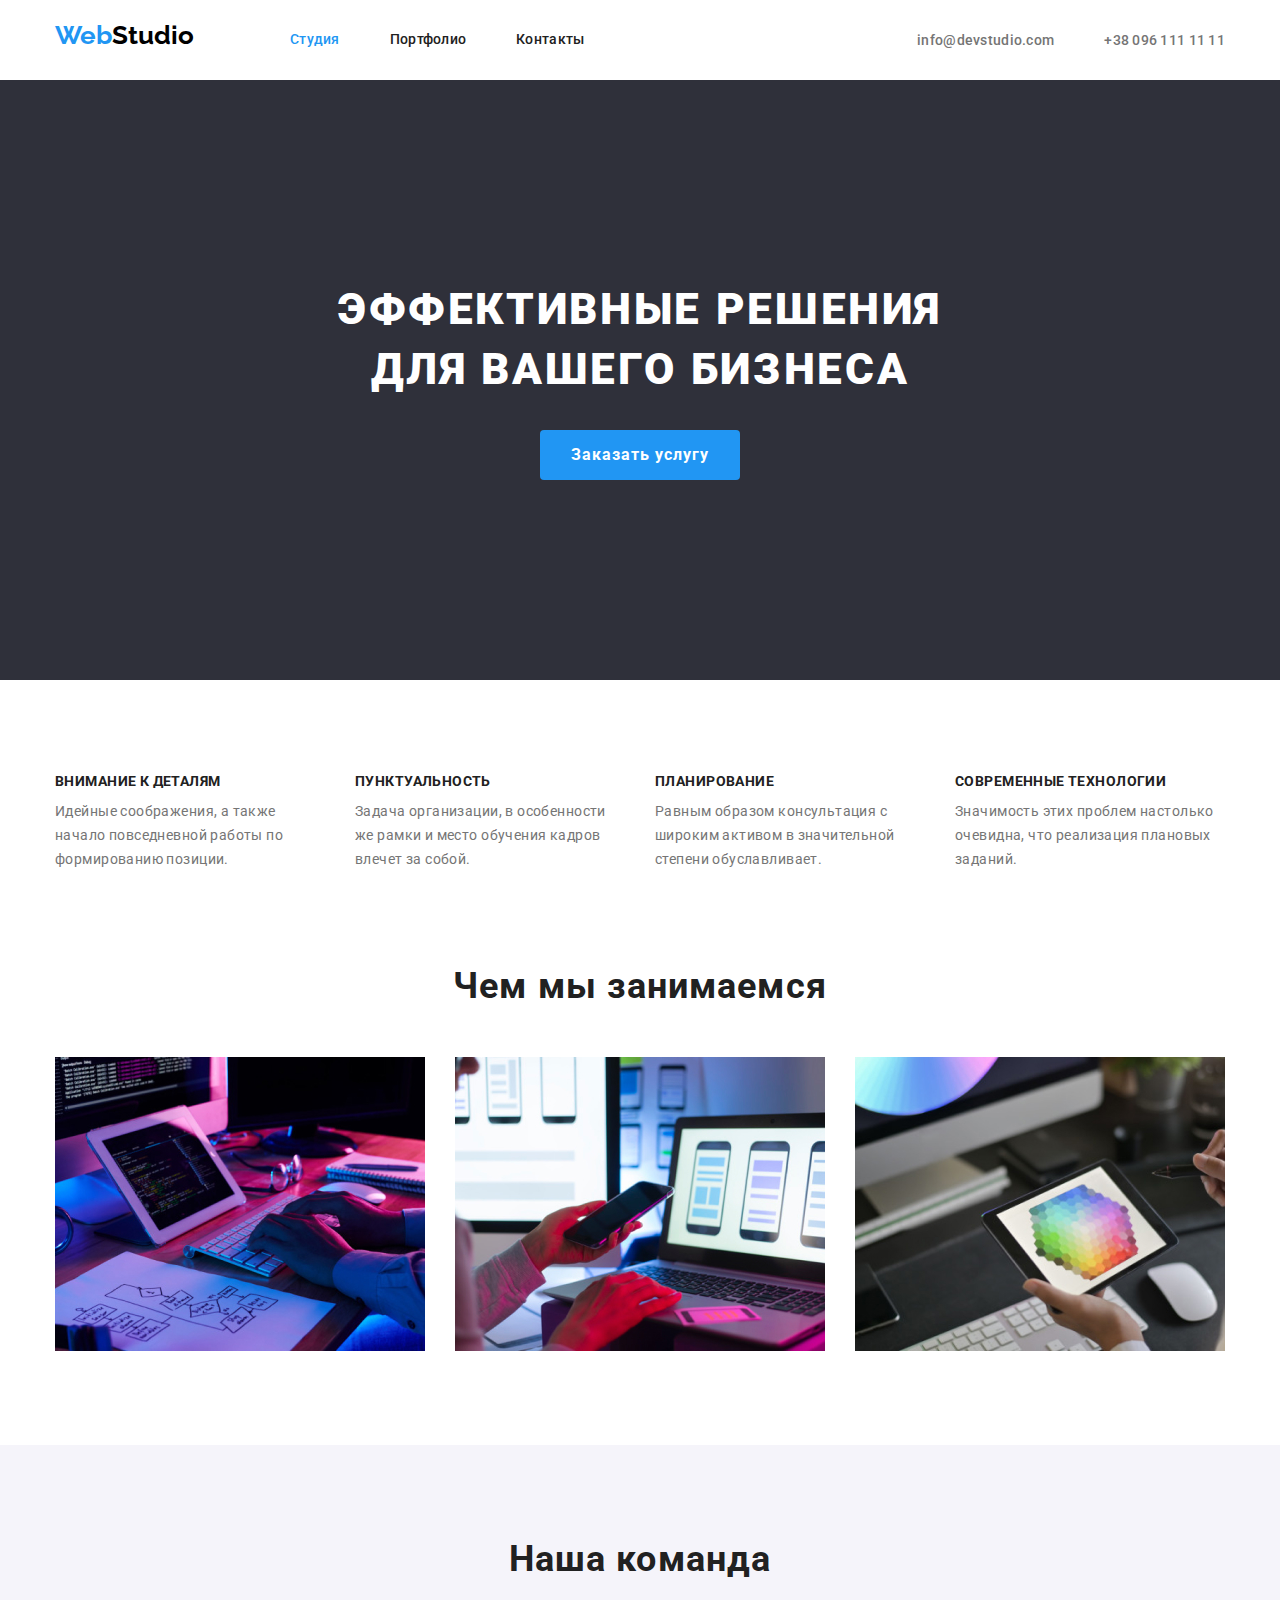
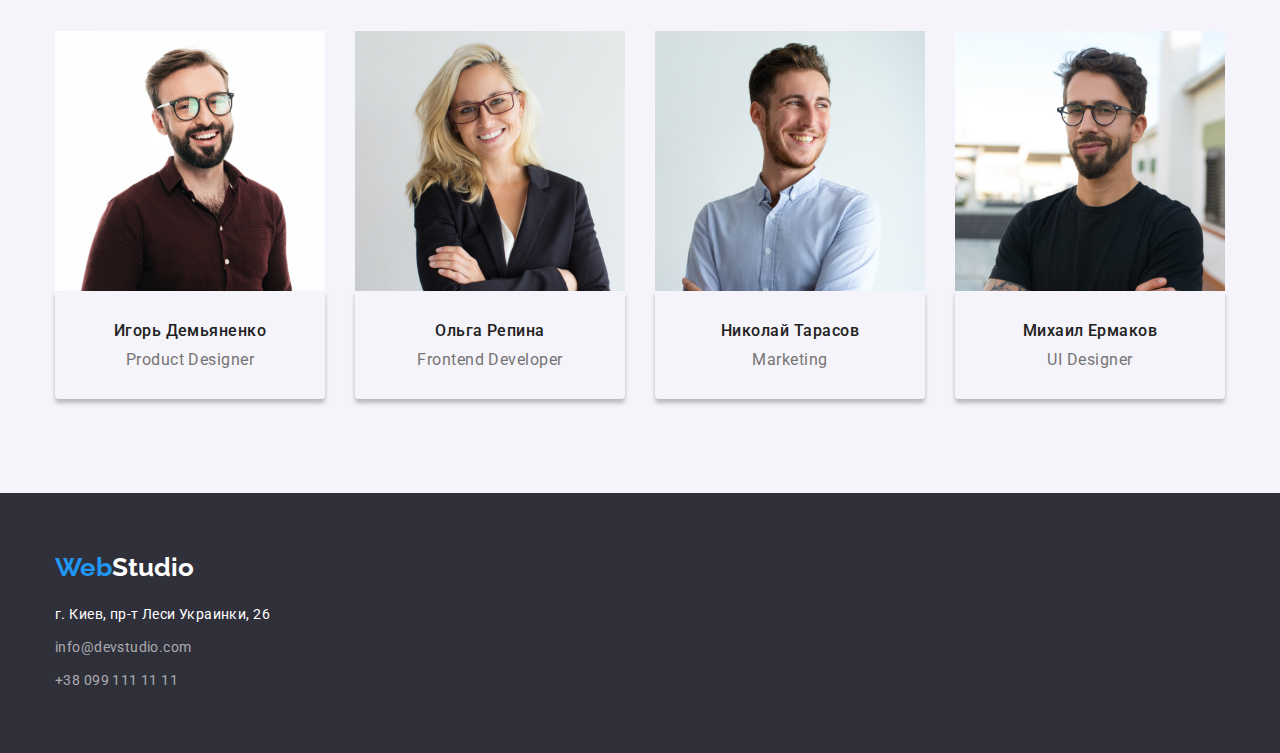
<file: index.html>
<!DOCTYPE html>
<html lang="ru">
  <head>
    <meta charset="UTF-8" />
    <meta name="viewport" content="width=device-width, initial-scale=1.0" />
    <title>WebStudio</title>
    <link
      href="https://fonts.googleapis.com/css2?family=Raleway:wght@700&family=Roboto:wght@400;500;700;900&display=swap"
      rel="stylesheet"
    />
    <link
      rel="stylesheet"
      href="https://cdnjs.cloudflare.com/ajax/libs/modern-normalize/1.0.0/modern-normalize.min.css"
    />
    <link rel="stylesheet" href="./css/style.css" />
  </head>
  <body>
    <!-- 1.1. Хедер -->
    <header class="header">
      <div class="container container-header">
        <nav>
          <a href="" class="logo logo-1"><span class="logo">Web</span>Studio</a>
          <ul class="site-nav">
            <li class="site-item">
              <a href="" class="site-link current">Студия</a>
            </li>
            <li class="site-item">
              <a href="./portfolio.html" class="site-link">Портфолио</a>
            </li>
            <li class="site-item"><a href="" class="site-link">Контакты</a></li>
          </ul>
        </nav>
        <ul class="auth-nav">
          <li class="auth-item">
            <a href="mailto:info@devstudio.com" class="auth-link"
              >info@devstudio.com</a
            >
          </li>
          <li class="auth-item">
            <a href="tel:+380961111111" class="auth-link">+38 096 111 11 11</a>
          </li>
        </ul>
      </div>
    </header>

    <!-- 1.2. Главная секция -->
    <main>
      <section class="hero">
        <div class="container container-hero">
          <h1 class="hero-title">
            ЭФФЕКТИВНЫЕ РЕШЕНИЯ <br />
            ДЛЯ ВАШЕГО БИЗНЕСА
          </h1>
          <a href="" class="hero-button">Заказать услугу</a>
        </div>
      </section>
      <!-- 1.3. Секция преимущества -->
      <section class="feature-container">
        <div class="container">
          <!-- <h2 class="title">Особенности</h2> -->
          <ul class="feature-list">
            <li class="item">
              <h3 class="title">Внимание к деталям</h3>
              <p class="feature-text">
                Идейные соображения, а также начало повседневной работы по
                формированию позиции.
              </p>
            </li>
            <li class="item">
              <h3 class="title">Пунктуальность</h3>
              <p class="feature-text">
                Задача организации, в особенности же рамки и место обучения
                кадров влечет за собой.
              </p>
            </li>
            <li class="item">
              <h3 class="title">Планирование</h3>
              <p class="feature-text">
                Равным образом консультация с широким активом в значительной
                степени обуславливает.
              </p>
            </li>
            <li class="item">
              <h3 class="title">Современные технологии</h3>
              <p class="feature-text">
                Значимость этих проблем настолько очевидна, что реализация
                плановых заданий.
              </p>
            </li>
          </ul>
        </div>
      </section>
      <!-- 1.4. Секция портфолио-->
      <section class="portfolio-section">
        <div class="container">
          <h2 class="title portfolio">Чем мы занимаемся</h2>
          <ul class="portolio-list">
            <li class="item">
              <img
                src="./image/box-1.jpg"
                alt="рабочий стол"
                width="370"
                height="294"
              />
            </li>
            <li class="item">
              <img
                src="./image/box-2.jpg"
                alt="экран монитора"
                width="370"
                height="294"
              />
            </li>
            <li class="item">
              <img
                src="./image/box-3.jpg"
                alt="айпад"
                width="370"
                height="294"
              />
            </li>
          </ul>
        </div>
      </section>
      <!-- 1.5. Секция наша команда -->
      <section class="team-section">
        <div class="container">
          <h2 class="title team-title">Наша команда</h2>
          <ul class="team-list">
            <li class="item">
              <img
                src="./image/people-1.jpg"
                alt="дизайнер продукта"
                width="270"
                height="260"
              />
              <div class="team-box">
                <h3 class="team-staff">Игорь Демьяненко</h3>
                <p class="team-position">Product Designer</p>
              </div>
            </li>
            <li class="item">
              <img
                src="./image/people-2.jpg"
                alt="фронт разработчик"
                width="270"
                height="260"
              />
              <div class="team-box">
                <h3 class="team-staff">Ольга Репина</h3>
                <p class="team-position">Frontend Developer</p>
              </div>
            </li>
            <li class="item">
              <img
                src="./image/people-3.jpg"
                alt="маркетолог"
                width="270"
                height="260"
              />
              <div class="team-box">
                <h3 class="team-staff">Николай Тарасов</h3>
                <p class="team-position">Marketing</p>
              </div>
            </li>
            <li class="item">
              <img
                src="./image/people-4.jpg"
                alt="дизайнер"
                width="270"
                height="260"
              />
              <div class="team-box">
                <h3 class="team-staff">Михаил Ермаков</h3>
                <p class="team-position">UI Designer</p>
              </div>
            </li>
          </ul>
        </div>
      </section>
    </main>
    <!-- 1.6. Подвал -->
    <footer class="footer">
      <div class="container">
        <a href="" class="logo logo-2"> <span class="logo">Web</span>Studio </a>
        <address class="addres">
          г. Киев, пр-т Леси Украинки, 26<br />
          <a href="mailto:info@devstudio.com" class="addres-link"
            >info@devstudio.com</a
          >
          <a href="tel:+380991111111" class="addres-link">+38 099 111 11 11</a>
        </address>
      </div>
    </footer>
  </body>
</html>
</file>
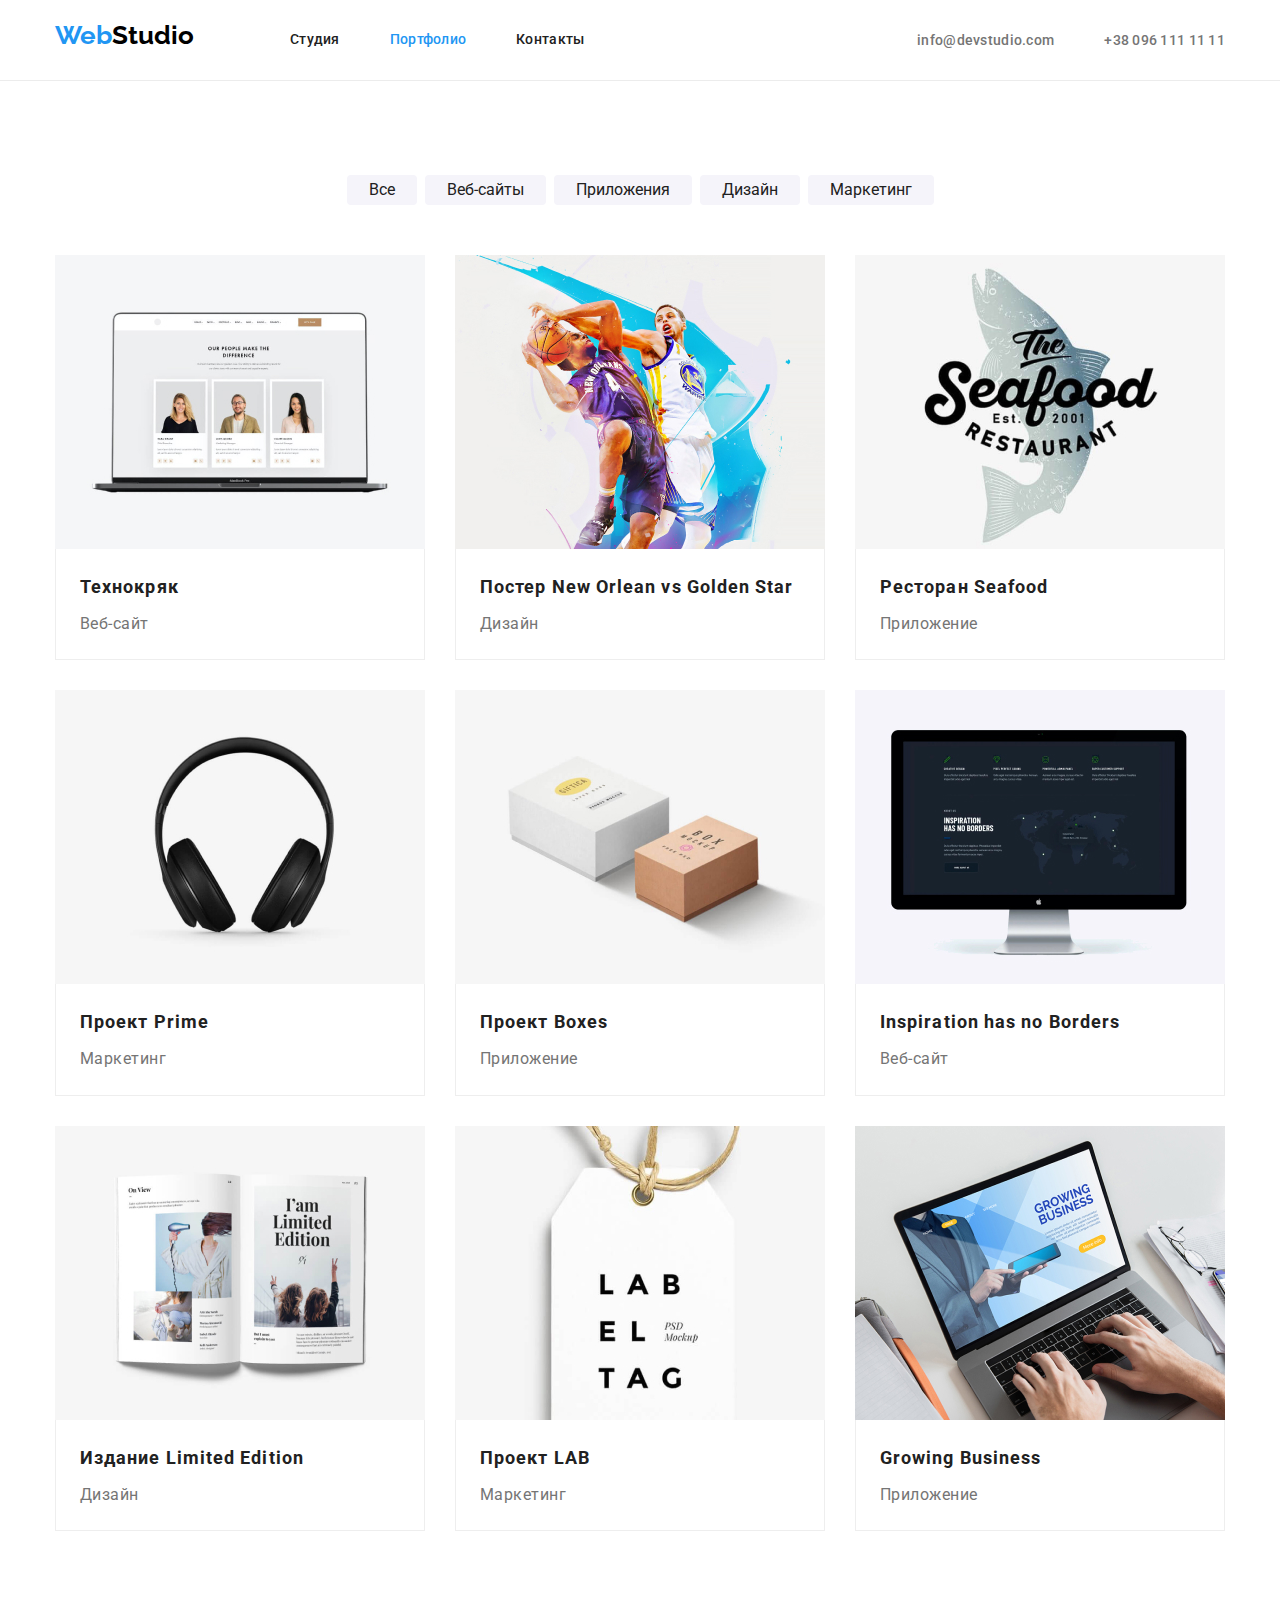
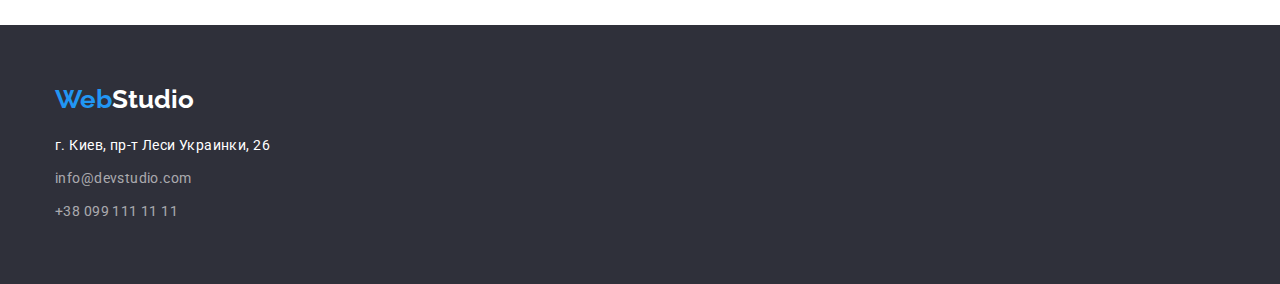
<file: portfolio.html>
<!DOCTYPE html>
<html lang="ru">
  <head>
    <meta charset="UTF-8" />
    <meta name="viewport" content="width=device-width, initial-scale=1.0" />
    <title>WebStudio</title>
    <link
      href="https://fonts.googleapis.com/css2?family=Raleway:wght@700&family=Roboto:wght@400;500;700;900&display=swap"
      rel="stylesheet"
    />
    <link
      rel="stylesheet"
      href="https://cdnjs.cloudflare.com/ajax/libs/modern-normalize/1.0.0/modern-normalize.min.css"
    />
    <link rel="stylesheet" href="./css/style.css" />
  </head>
  <body>
    <!-- 1.1. Хедер -->
    <header class="header header-portfolio">
      <div class="container container-header">
        <nav>
          <a href="" class="logo logo-1"><span class="logo">Web</span>Studio</a>
          <ul class="site-nav">
            <li class="site-item">
              <a href="./index.html" class="site-link">Студия</a>
            </li>
            <li class="site-item">
              <a href="" class="site-link current">Портфолио</a>
            </li>
            <li class="site-item"><a href="" class="site-link">Контакты</a></li>
          </ul>
        </nav>
        <ul class="auth-nav">
          <li class="auth-item">
            <a href="mailto:info@devstudio.com" class="auth-link"
              >info@devstudio.com</a
            >
          </li>
          <li class="auth-item">
            <a href="tel:+380961111111" class="auth-link">+38 096 111 11 11</a>
          </li>
        </ul>
      </div>
    </header>
    <main>
      <section class="container-project">
        <div class="container">
          <!-- 2.1. Фильтр-->
          <ul class="filter-list">
            <li class="item">
              <button>Все</button>
            </li>
            <li class="item">
              <button>Веб-сайты</button>
            </li>
            <li class="item">
              <button>Приложения</button>
            </li>
            <li class="item">
              <button>Дизайн</button>
            </li>
            <li class="item">
              <button>Маркетинг</button>
            </li>
          </ul>
          <!--портфолио проектов-->
          <!-- <h1>Портфолио проектов</h1> -->
          <ul class="project">
            <li class="item">
              <img
                src="./image/portfolio/img-1.jpg"
                alt=""
                width="370"
                height="294"
              />
              <div class="project-box">
                <h3 class="project-title">Технокряк</h3>
                <p class="project-text">Веб-сайт</p>
              </div>
            </li>
            <li class="item">
              <img
                src="./image/portfolio/img-2.jpg"
                alt=""
                width="370"
                height="294"
              />
              <div class="project-box">
                <h3 class="project-title">Постер New Orlean vs Golden Star</h3>
                <p class="project-text">Дизайн</p>
              </div>
            </li>
            <li class="item">
              <img
                src="./image/portfolio/img-3.jpg"
                alt=""
                width="370"
                height="294"
              />
              <div class="project-box">
                <h3 class="project-title">Ресторан Seafood</h3>
                <p class="project-text">Приложение</p>
              </div>
            </li>
            <li class="item">
              <img
                src="./image/portfolio/img-4.jpg"
                alt=""
                width="370"
                height="294"
              />
              <div class="project-box">
                <h3 class="project-title">Проект Prime</h3>
                <p class="project-text">Маркетинг</p>
              </div>
            </li>
            <li class="item">
              <img
                src="./image/portfolio/img-5.jpg"
                alt=""
                width="370"
                height="294"
              />
              <div class="project-box">
                <h3 class="project-title">Проект Boxes</h3>
                <p class="project-text">Приложение</p>
              </div>
            </li>
            <li class="item">
              <img
                src="./image/portfolio/img-6.jpg"
                alt=""
                width="370"
                height="294"
              />
              <div class="project-box">
                <h3 class="project-title">Inspiration has no Borders</h3>
                <p class="project-text">Веб-сайт</p>
              </div>
            </li>
            <li class="item">
              <img
                src="./image/portfolio/img-7.jpg"
                alt=""
                width="370"
                height="294"
              />
              <div class="project-box">
                <h3 class="project-title">Издание Limited Edition</h3>
                <p class="project-text">Дизайн</p>
              </div>
            </li>
            <li class="item">
              <img
                src="./image/portfolio/img-8.jpg"
                alt=""
                width="370"
                height="294"
              />
              <div class="project-box">
                <h3 class="project-title">Проект LAB</h3>
                <p class="project-text">Маркетинг</p>
              </div>
            </li>
            <li class="item">
              <img
                src="./image/portfolio/img-9.jpg"
                alt=""
                width="370"
                height="294"
              />
              <div class="project-box">
                <h3 class="project-title">Growing Business</h3>
                <p class="project-text">Приложение</p>
              </div>
            </li>
          </ul>
        </div>
      </section>
    </main>
    <!-- 1.5. Подвал -->
    <footer class="footer">
      <div class="container">
        <a href="" class="logo logo-2"> <span class="logo">Web</span>Studio </a>
        <address class="addres">
          г. Киев, пр-т Леси Украинки, 26<br />
          <a href="mailto:info@devstudio.com" class="addres-link"
            >info@devstudio.com</a
          >
          <a href="tel:+380991111111" class="addres-link">+38 099 111 11 11</a>
        </address>
      </div>
    </footer>
  </body>
</html>
</file>
<file: css/style.css>
:root {
  --white-color: #ffffff;
  --black-color: #000000;
  --primary-text-color: #757575;
  --primary-text-title: #212121;
  --button-color: #188ce8;
  --accent-color: #2196f3;
  --bcg-header-color: #ececec;
  --bcg-color-1: #2f303a;
  --bcg-color-2: #e5e5e5;
  --bcg-color-3: #f5f4fa;
  --mail-color: rgba(255, 255, 255, 0.6);
}
*,
*::before,
*::after {
  box-sizing: border-box;
}
body {
  color: var(--primary-text-color);
  font-family: Roboto, sans-serif;
}
ul {
  list-style-type: none;
}
/* 1.1. Хедер */

/* Стили контейнера */
.container {
  width: 1200px;
  padding-left: 15px;
  padding-right: 15px;
  margin-right: auto;
  margin-left: auto;
}

/* Стили логотипа */
.logo {
  color: var(--accent-color);
  font-family: Raleway, sans-serif;
  text-decoration: none;
  font-weight: 700;
  font-size: 26px;
  line-height: 1.15;
}
.logo-1 {
  color: var(--black-color);
}
.logo-2 {
  color: var(--white-color);
}
.logo-22 {
  color: var(--white-color);
  font-weight: 700;
  font-size: 26px;
  line-height: 1.15;
}
.header {
  background-color: var(--white-color);
}
.header-portfolio {
  border-bottom: 1px solid #ececec;
}
.container-header {
  display: flex;
  align-items: center;
}
.site-nav {
  display: inline-flex;
  margin: 0px;
  margin-left: 92px;
  padding-left: 0px;
}
.site-nav .site-item:not(:last-child) {
  margin-right: 50px;
}
.site-nav .site-link {
  display: flex;
  padding-top: 32px;
  padding-bottom: 32px;

  color: var(--primary-text-title);
  font-weight: 500;
  font-size: 14px;
  line-height: 1.14;
  letter-spacing: 0.02em;
  text-decoration: none;
}
.site-nav .site-link:hover,
.site-nav .site-link:focus,
.site-nav .site-link.current {
  color: var(--accent-color);
}

.auth-nav {
  display: flex;
  margin-top: 0px;
  margin-bottom: 0px;
  margin-left: auto;

  padding-left: 0px;
}
.auth-nav .auth-item:not(:last-child) {
  margin-right: 50px;
}
.auth-link {
  color: var(--primary-text-color);
  text-decoration: none;
  font-weight: 500;
  font-size: 14px;
  line-height: 1.14;
  letter-spacing: 0.02em;
}
.auth-link:hover,
.auth-link:focus {
  color: var(--accent-color);
}
/* 1.2. Главная секция */
.hero {
  background-color: var(--bcg-color-1);
}
.container-hero {
  height: 600px;
  padding-top: 200px;
}
.hero-title {
  color: var(--white-color);
  font-weight: 900;
  font-size: 44px;
  line-height: 1.36;
  letter-spacing: 0.06em;
  text-align: center;
  text-decoration: none;
  margin-top: 0px;
  margin-bottom: 30px;
}

.hero-button {
  background-color: var(--accent-color);
  color: var(--white-color);
  font-weight: 700;
  font-size: 16px;
  line-height: 1.875;
  letter-spacing: 0.06em;
  text-decoration: none;
  border-radius: 4px;

  display: flex;
  height: 50px;
  width: 200px;
  align-items: center;
  justify-content: center;
  margin-right: auto;
  margin-left: auto;
}
/* 1.3. Секция преимущества */

.title {
  color: var(--primary-text-title);
  margin: 0px;
}
.feature-container {
  padding-top: 94px;
}
.feature-list {
  display: flex;
  margin: 0px;
  padding: 0px;
}

.feature-list .item {
  width: 270px;
}
.feature-list .item:not(:last-child) {
  margin-right: 30px;
}
.feature-list .title {
  color: var(--primary-text-title);
  font-weight: 700;
  font-size: 14px;
  line-height: 1.14;
  letter-spacing: 0.03em;
  text-transform: uppercase;
  margin-bottom: 10px;
}
.feature-list .feature-text {
  font-weight: 400;
  font-size: 14px;
  line-height: 1.71;
  letter-spacing: 0.03em;
  margin: 0px;
}
/* 1.4. Секция портфолио */
.portfolio-section {
  padding-top: 94px;
  padding-bottom: 94px;
}
.portfolio {
  font-weight: 700;
  font-size: 36px;
  line-height: 1.16;
  letter-spacing: 0.03em;
  text-align: center;
}
.portolio-list {
  display: flex;
  margin-top: 50px;
  margin-bottom: 0px;
  padding-left: 0px;
}
.portolio-list .item {
  height: 294px;
}
.portolio-list .item:not(:last-child) {
  margin-right: 30px;
}
img {
  display: block;
}
/* 1.5. Секция наша команда */
.team-section {
  padding-top: 94px;
  padding-bottom: 94px;
  background-color: var(--bcg-color-3);
}
.team-list {
  display: flex;
  margin: 0px;
  padding: 0px;
}
.team-title {
  font-weight: 700;
  font-size: 36px;
  line-height: 1.16;
  letter-spacing: 0.03em;
  text-align: center;
  margin-bottom: 50px;
}
.team-box {
  box-shadow: 0px 4px 4px rgba(0, 0, 0, 0.25);
  border-bottom-left-radius: 4px;
  border-bottom-right-radius: 4px;

  padding-top: 30px;
  padding-bottom: 30px;
  padding-left: 30px;
  padding-right: 30px;
}
.team-list .item {
  width: 270px;
}
.team-list .item:not(:last-child) {
  margin-right: 30px;
}
.team-staff {
  color: var(--primary-text-title);
  font-weight: 500;
  font-size: 16px;
  line-height: 1.19;
  letter-spacing: 0.03em;
  margin-top: 0px;
  margin-bottom: 0px;
  text-align: center;
}
.team-position {
  font-weight: 400;
  font-size: 16px;
  line-height: 1.19;
  letter-spacing: 0.03em;
  margin-top: 10px;
  margin-bottom: 0px;
  text-align: center;
}
/* 1.6. Подвал */
.footer {
  padding-top: 60px;
  padding-bottom: 60px;
  background-color: var(--bcg-color-1);
}
.addres {
  margin-top: 20px;

  color: var(--white-color);
  font-weight: 400;
  font-size: 14px;
  line-height: 1.71;
  letter-spacing: 0.03em;
  font-style: normal;
}
.addres-link {
  display: flex;
  margin-top: 9px;

  color: var(--mail-color);
  font-weight: 400;
  font-size: 14px;
  line-height: 1.71;
  letter-spacing: 0.03em;
  text-decoration: none;
}
.addres-link:hover,
.addres-link:focus {
  color: var(--accent-color);
}
/* 2. страница портфолио */
/* 2.1. Фильтр */

/* 2.2. Портфолио проектов */

.filter-list {
  display: flex;
  justify-content: center;
  margin-top: 0px;
  margin-bottom: 50px;
  margin-left: 0px;
  padding-left: 0px;
}
.filter-list .item:not(:last-child) {
  margin-right: 8px;
}
.container-project .project {
  margin: 0px;
}
.container-project {
  display: flex;
}
.project-box {
  padding-top: 20px;
  padding-bottom: 20px;
  padding-left: 24px;
  padding-right: 24px;
  border-left: 1px solid #eeeeee;
  border-right: 1px solid #eeeeee;
  border-bottom: 1px solid #eeeeee;
}
.project {
  display: flex;
  flex-wrap: wrap;
  padding-left: 0px;
}
.container-project {
  padding-top: 94px;
  padding-bottom: 94px;
}
.project .item {
  width: 370px;
  margin-right: 30px;
  margin-bottom: 30px;
}
.project .item:nth-child(3n) {
  margin-right: 0px;
}
.project .item:nth-last-child(-n + 3) {
  margin-bottom: 0px;
}
.project-title {
  color: var(--primary-text-title);
  font-weight: 700;
  font-size: 18px;
  line-height: 2;
  letter-spacing: 0.06em;
  margin: 0px;
}
.project-text {
  font-weight: 400;
  font-size: 16px;
  line-height: 1.88;
  letter-spacing: 0.03em;
  margin-top: 4px;
  margin-bottom: 0px;
}

/* button */
button {
  border: transparent;
  background-color: var(--bcg-color-3);
  color: var(--primary-text-title);
  text-decoration: none;
  border-radius: 4px;
  padding-top: 6px;
  padding-bottom: 6px;
  padding-right: 22px;
  padding-left: 22px;
}
button:hover,
button:focus {
  border-color: var(--button-color);
  background-color: var(--button-color);
  color: var(--white-color);
}
</file>
